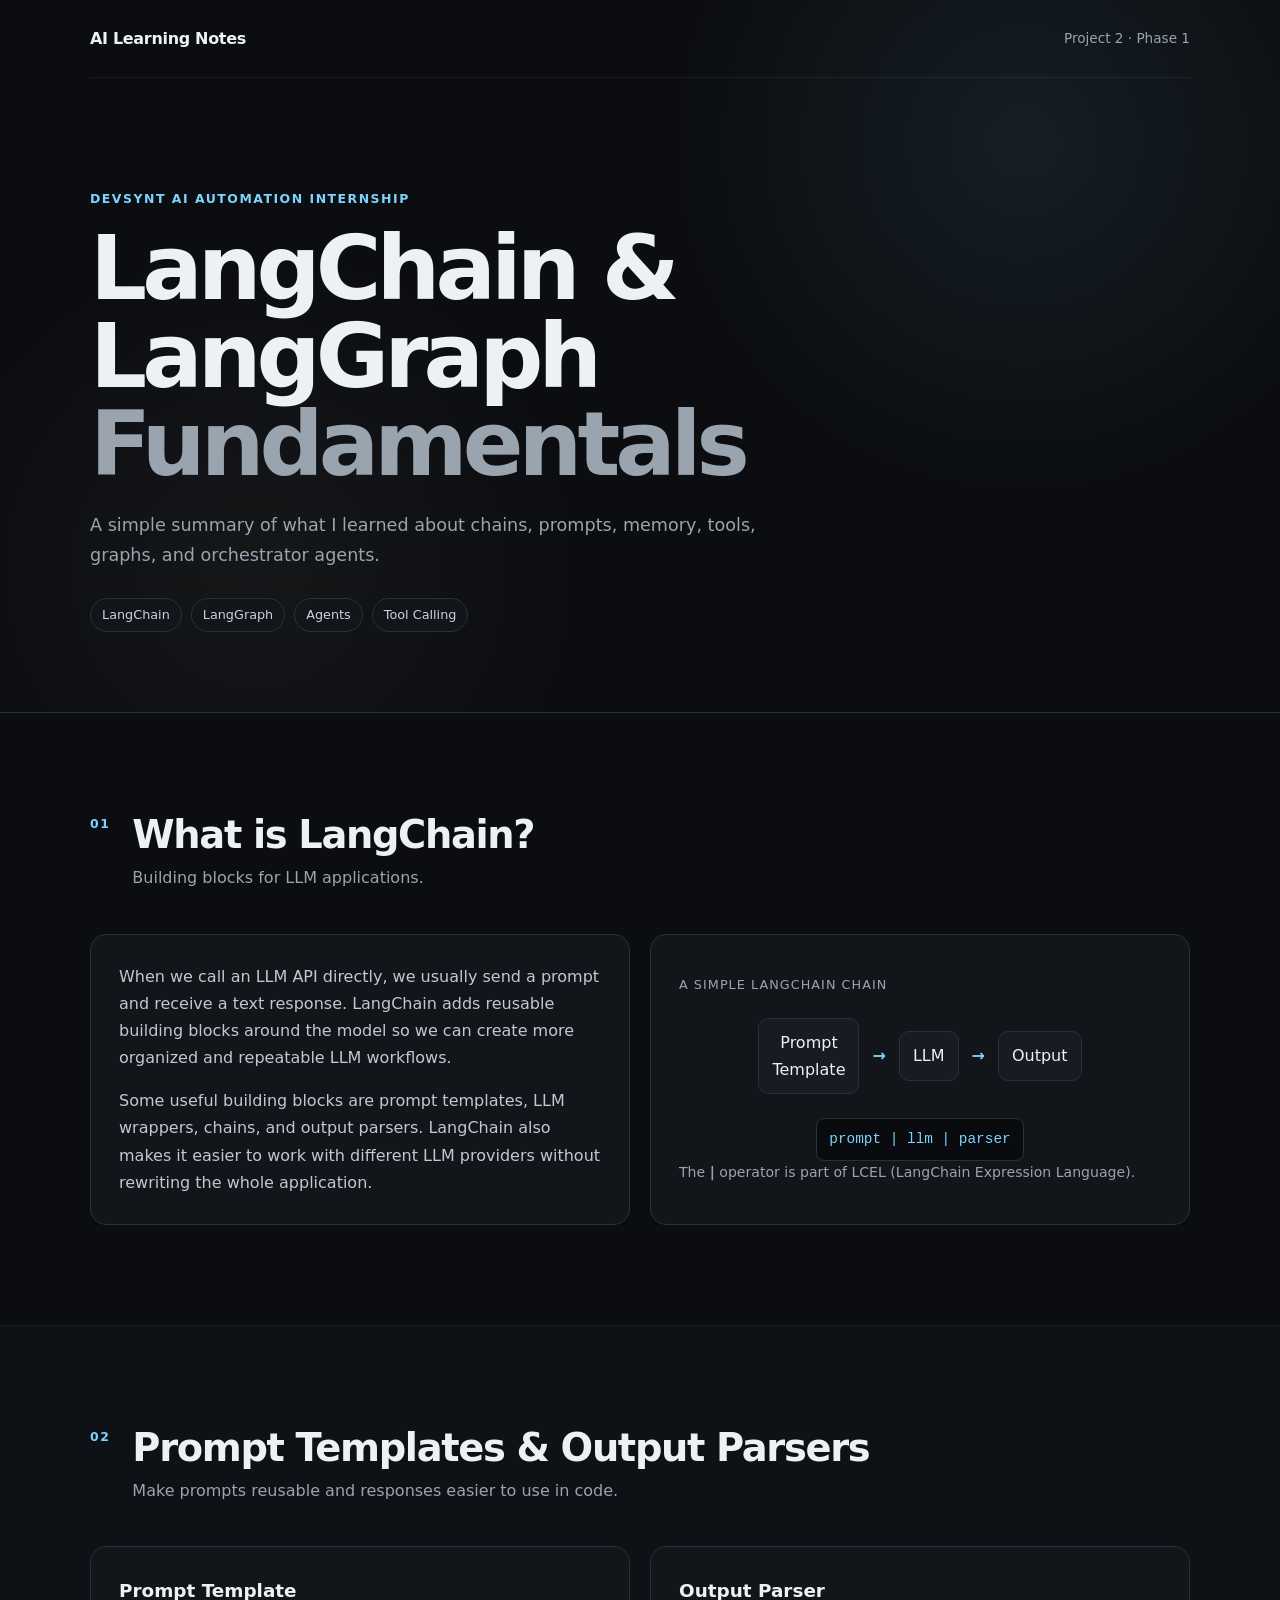
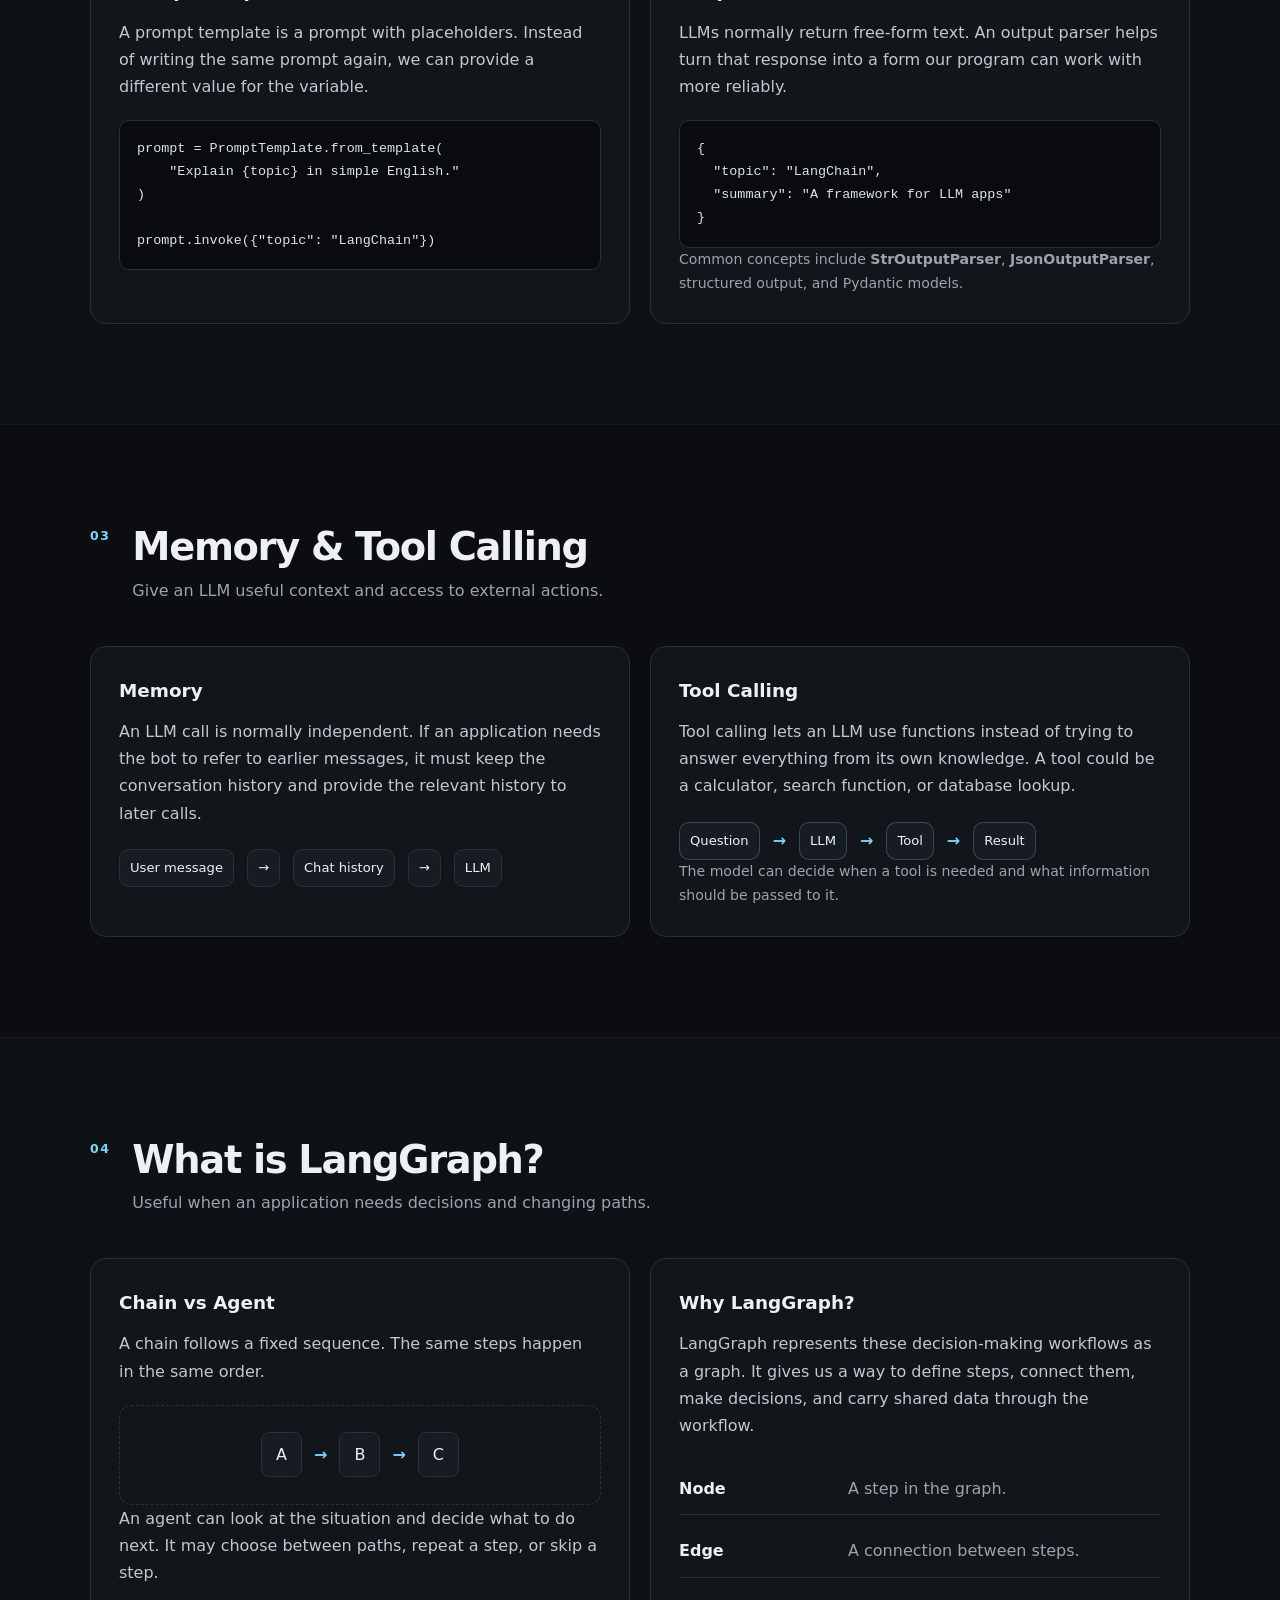
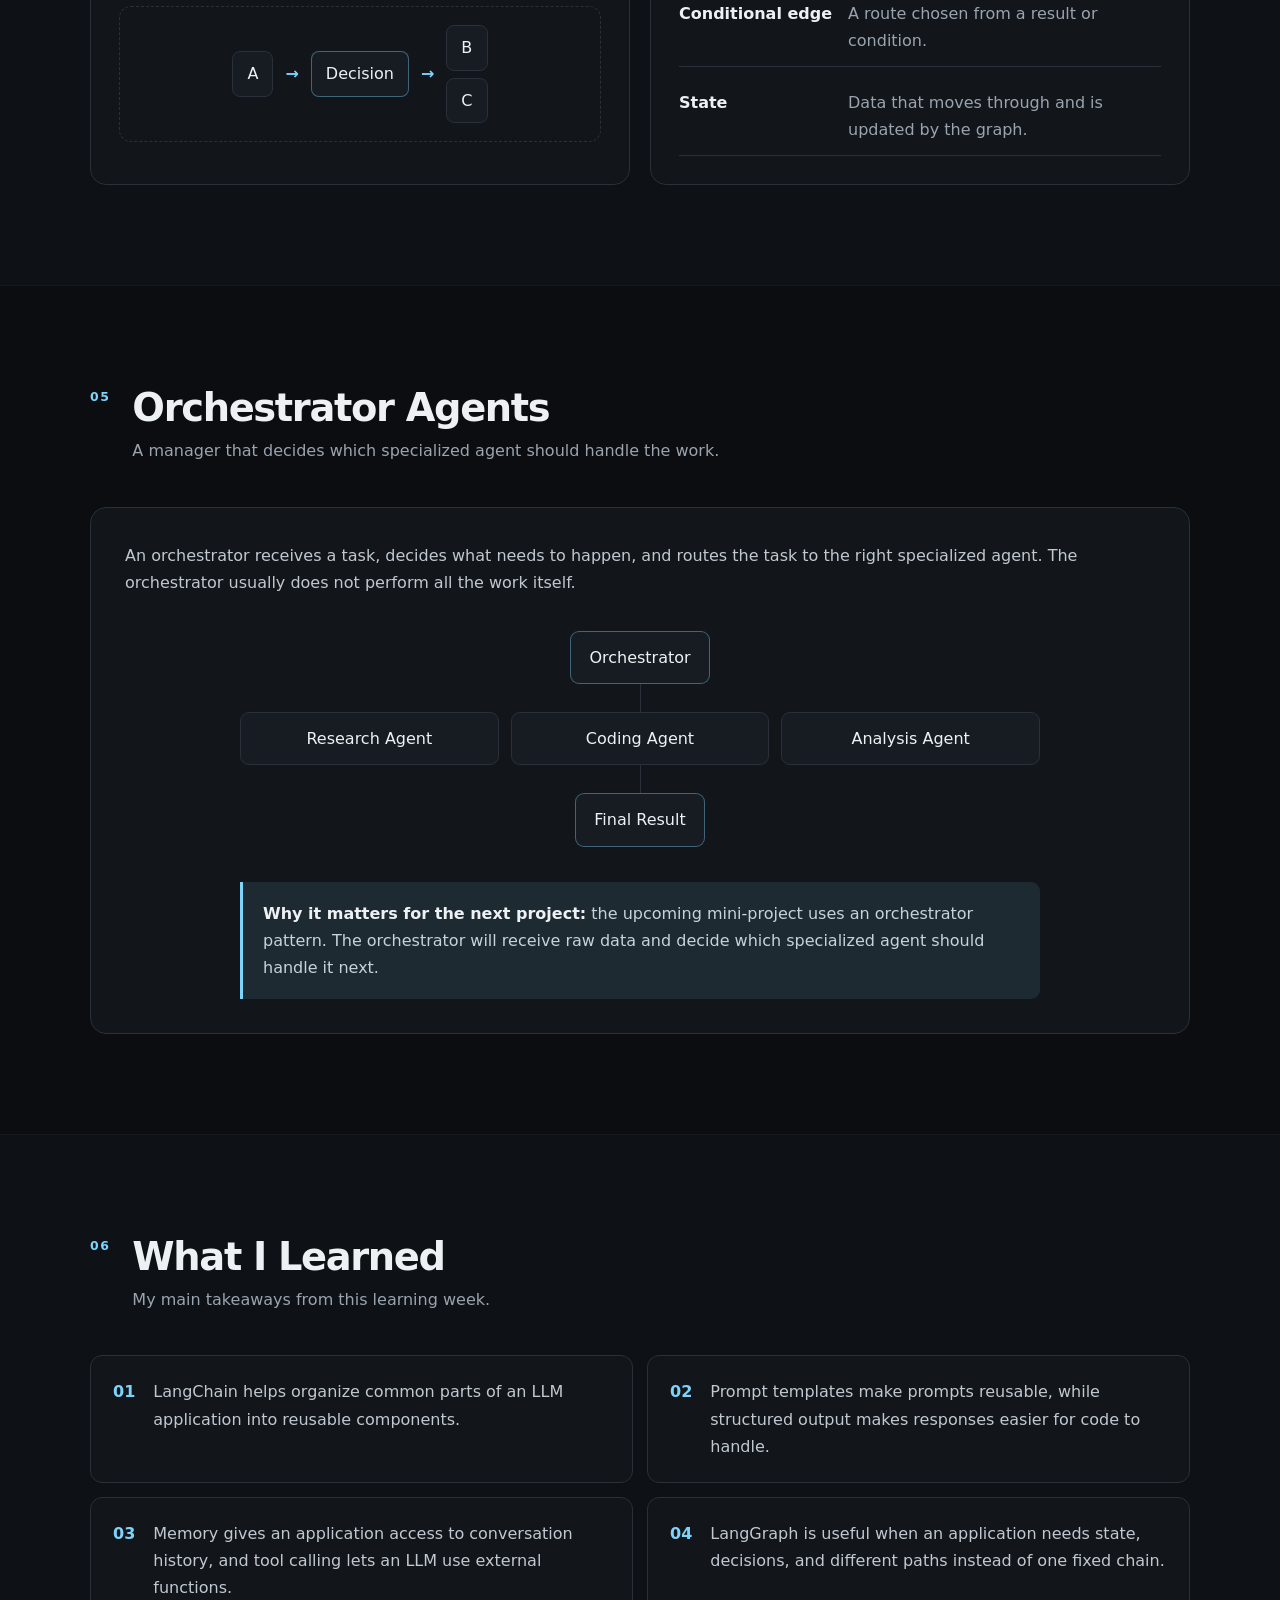
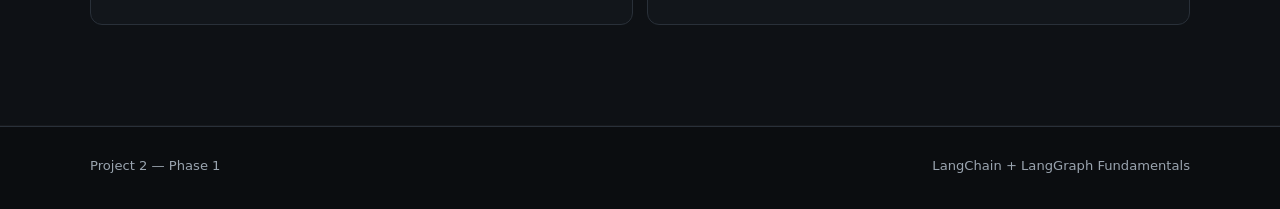
<file: project2_phase1/index.html>
<!DOCTYPE html>
<html lang="en">
<head>
    <meta charset="UTF-8">
    <meta name="viewport" content="width=device-width, initial-scale=1.0">
    <title>LangChain & LangGraph Fundamentals</title>
    <link rel="stylesheet" href="style.css">
</head>
<body>
    <header class="hero">
        <nav class="nav container">
            <div class="logo">AI Learning Notes</div>
            <span class="week">Project 2 · Phase 1</span>
        </nav>

        <div class="hero-content container">
            <p class="eyebrow">DevSynt AI Automation Internship</p>
            <h1>LangChain &amp; LangGraph<br><span>Fundamentals</span></h1>
            <p class="intro">
                A simple summary of what I learned about chains, prompts, memory,
                tools, graphs, and orchestrator agents.
            </p>
            <div class="tags">
                <span>LangChain</span>
                <span>LangGraph</span>
                <span>Agents</span>
                <span>Tool Calling</span>
            </div>
        </div>
    </header>

    <main>
        <section class="section container">
            <div class="section-heading">
                <span class="number">01</span>
                <div>
                    <h2>What is LangChain?</h2>
                    <p>Building blocks for LLM applications.</p>
                </div>
            </div>

            <div class="two-column">
                <div class="card">
                    <p>
                        When we call an LLM API directly, we usually send a prompt
                        and receive a text response. LangChain adds reusable
                        building blocks around the model so we can create more
                        organized and repeatable LLM workflows.
                    </p>
                    <p>
                        Some useful building blocks are prompt templates, LLM
                        wrappers, chains, and output parsers. LangChain also makes
                        it easier to work with different LLM providers without
                        rewriting the whole application.
                    </p>
                </div>

                <div class="flow-card">
                    <div class="flow-label">A simple LangChain chain</div>
                    <div class="flow">
                        <div>Prompt<br>Template</div>
                        <b>→</b>
                        <div>LLM</div>
                        <b>→</b>
                        <div>Output</div>
                    </div>
                    <code>prompt | llm | parser</code>
                    <p class="small">
                        The <strong>|</strong> operator is part of LCEL
                        (LangChain Expression Language).
                    </p>
                </div>
            </div>
        </section>

        <section class="section section-alt">
            <div class="container">
                <div class="section-heading">
                    <span class="number">02</span>
                    <div>
                        <h2>Prompt Templates &amp; Output Parsers</h2>
                        <p>Make prompts reusable and responses easier to use in code.</p>
                    </div>
                </div>

                <div class="cards">
                    <article class="card">
                        <h3>Prompt Template</h3>
                        <p>
                            A prompt template is a prompt with placeholders.
                            Instead of writing the same prompt again, we can
                            provide a different value for the variable.
                        </p>
                        <pre><code>prompt = PromptTemplate.from_template(
    "Explain {topic} in simple English."
)

prompt.invoke({"topic": "LangChain"})</code></pre>
                    </article>

                    <article class="card">
                        <h3>Output Parser</h3>
                        <p>
                            LLMs normally return free-form text. An output parser
                            helps turn that response into a form our program can
                            work with more reliably.
                        </p>
                        <pre><code>{
  "topic": "LangChain",
  "summary": "A framework for LLM apps"
}</code></pre>
                        <p class="small">
                            Common concepts include <strong>StrOutputParser</strong>,
                            <strong>JsonOutputParser</strong>, structured output,
                            and Pydantic models.
                        </p>
                    </article>
                </div>
            </div>
        </section>

        <section class="section container">
            <div class="section-heading">
                <span class="number">03</span>
                <div>
                    <h2>Memory &amp; Tool Calling</h2>
                    <p>Give an LLM useful context and access to external actions.</p>
                </div>
            </div>

            <div class="cards">
                <article class="card">
                    <h3>Memory</h3>
                    <p>
                        An LLM call is normally independent. If an application
                        needs the bot to refer to earlier messages, it must keep
                        the conversation history and provide the relevant history
                        to later calls.
                    </p>
                    <div class="mini-flow">
                        <span>User message</span>
                        <span>→</span>
                        <span>Chat history</span>
                        <span>→</span>
                        <span>LLM</span>
                    </div>
                </article>

                <article class="card">
                    <h3>Tool Calling</h3>
                    <p>
                        Tool calling lets an LLM use functions instead of trying
                        to answer everything from its own knowledge. A tool could
                        be a calculator, search function, or database lookup.
                    </p>
                    <div class="tool-flow">
                        <span>Question</span>
                        <b>→</b>
                        <span>LLM</span>
                        <b>→</b>
                        <span>Tool</span>
                        <b>→</b>
                        <span>Result</span>
                    </div>
                    <p class="small">
                        The model can decide when a tool is needed and what
                        information should be passed to it.
                    </p>
                </article>
            </div>
        </section>

        <section class="section section-alt">
            <div class="container">
                <div class="section-heading">
                    <span class="number">04</span>
                    <div>
                        <h2>What is LangGraph?</h2>
                        <p>Useful when an application needs decisions and changing paths.</p>
                    </div>
                </div>

                <div class="two-column">
                    <div class="card">
                        <h3>Chain vs Agent</h3>
                        <p>
                            A chain follows a fixed sequence. The same steps happen
                            in the same order.
                        </p>
                        <div class="diagram simple">
                            <span>A</span><b>→</b><span>B</span><b>→</b><span>C</span>
                        </div>

                        <p>
                            An agent can look at the situation and decide what to
                            do next. It may choose between paths, repeat a step,
                            or skip a step.
                        </p>
                        <div class="diagram">
                            <span>A</span><b>→</b><span class="decision">Decision</span>
                            <b>→</b>
                            <div class="branches">
                                <span>B</span>
                                <span>C</span>
                            </div>
                        </div>
                    </div>

                    <div class="card">
                        <h3>Why LangGraph?</h3>
                        <p>
                            LangGraph represents these decision-making workflows
                            as a graph. It gives us a way to define steps, connect
                            them, make decisions, and carry shared data through
                            the workflow.
                        </p>
                        <div class="concept-list">
                            <div><strong>Node</strong><span>A step in the graph.</span></div>
                            <div><strong>Edge</strong><span>A connection between steps.</span></div>
                            <div><strong>Conditional edge</strong><span>A route chosen from a result or condition.</span></div>
                            <div><strong>State</strong><span>Data that moves through and is updated by the graph.</span></div>
                        </div>
                    </div>
                </div>
            </div>
        </section>

        <section class="section container">
            <div class="section-heading">
                <span class="number">05</span>
                <div>
                    <h2>Orchestrator Agents</h2>
                    <p>A manager that decides which specialized agent should handle the work.</p>
                </div>
            </div>

            <div class="card orchestrator">
                <p>
                    An orchestrator receives a task, decides what needs to happen,
                    and routes the task to the right specialized agent. The
                    orchestrator usually does not perform all the work itself.
                </p>

                <div class="orchestration-diagram">
                    <div class="node main-node">Orchestrator</div>
                    <div class="line"></div>
                    <div class="agent-row">
                        <div class="node">Research Agent</div>
                        <div class="node">Coding Agent</div>
                        <div class="node">Analysis Agent</div>
                    </div>
                    <div class="down-line"></div>
                    <div class="node result-node">Final Result</div>
                </div>

                <div class="note">
                    <strong>Why it matters for the next project:</strong>
                    the upcoming mini-project uses an orchestrator pattern.
                    The orchestrator will receive raw data and decide which
                    specialized agent should handle it next.
                </div>
            </div>
        </section>

        <section class="section section-alt">
            <div class="container">
                <div class="section-heading">
                    <span class="number">06</span>
                    <div>
                        <h2>What I Learned</h2>
                        <p>My main takeaways from this learning week.</p>
                    </div>
                </div>

                <div class="learning-grid">
                    <div class="learning-item">
                        <span>01</span>
                        <p>LangChain helps organize common parts of an LLM application into reusable components.</p>
                    </div>
                    <div class="learning-item">
                        <span>02</span>
                        <p>Prompt templates make prompts reusable, while structured output makes responses easier for code to handle.</p>
                    </div>
                    <div class="learning-item">
                        <span>03</span>
                        <p>Memory gives an application access to conversation history, and tool calling lets an LLM use external functions.</p>
                    </div>
                    <div class="learning-item">
                        <span>04</span>
                        <p>LangGraph is useful when an application needs state, decisions, and different paths instead of one fixed chain.</p>
                    </div>
                </div>
            </div>
        </section>
    </main>

    <footer class="footer">
        <div class="container">
            <span>Project 2 — Phase 1</span>
            <span>LangChain + LangGraph Fundamentals</span>
        </div>
    </footer>
</body>
</html>
</file>
<file: project2_phase1/style.css>
* {
    box-sizing: border-box;
    margin: 0;
    padding: 0;
}

:root {
    --bg: #0b0d10;
    --surface: #12161b;
    --surface-2: #171c22;
    --border: #293039;
    --text: #eef1f4;
    --muted: #9aa4af;
    --accent: #7dd3fc;
    --accent-soft: rgba(125, 211, 252, 0.10);
    --max-width: 1100px;
}

html {
    scroll-behavior: smooth;
}

body {
    background: var(--bg);
    color: var(--text);
    font-family: Inter, ui-sans-serif, system-ui, -apple-system, BlinkMacSystemFont, "Segoe UI", sans-serif;
    line-height: 1.7;
}

.container {
    width: min(var(--max-width), calc(100% - 40px));
    margin: 0 auto;
}

.hero {
    min-height: 570px;
    border-bottom: 1px solid var(--border);
    background:
        radial-gradient(circle at 80% 20%, rgba(125, 211, 252, 0.09), transparent 30%),
        radial-gradient(circle at 20% 80%, rgba(255, 255, 255, 0.04), transparent 28%),
        var(--bg);
}

.nav {
    height: 78px;
    display: flex;
    align-items: center;
    justify-content: space-between;
    border-bottom: 1px solid rgba(255, 255, 255, 0.06);
}

.logo {
    font-weight: 650;
    letter-spacing: -0.02em;
}

.week {
    color: var(--muted);
    font-size: 0.85rem;
}

.hero-content {
    padding: 110px 0 80px;
}

.eyebrow,
.number {
    color: var(--accent);
    font-size: 0.78rem;
    font-weight: 700;
    letter-spacing: 0.12em;
    text-transform: uppercase;
}

h1 {
    max-width: 850px;
    margin: 16px 0 22px;
    font-size: clamp(3rem, 7vw, 5.8rem);
    line-height: 0.98;
    letter-spacing: -0.055em;
}

h1 span {
    color: var(--muted);
}

.intro {
    max-width: 680px;
    color: var(--muted);
    font-size: 1.1rem;
}

.tags {
    display: flex;
    flex-wrap: wrap;
    gap: 9px;
    margin-top: 28px;
}

.tags span {
    border: 1px solid var(--border);
    background: var(--surface);
    color: #cbd3da;
    padding: 5px 11px;
    border-radius: 999px;
    font-size: 0.8rem;
}

.section {
    padding: 100px 0;
}

.section-alt {
    background: #0e1115;
    border-top: 1px solid rgba(255, 255, 255, 0.035);
    border-bottom: 1px solid rgba(255, 255, 255, 0.035);
}

.section-heading {
    display: flex;
    gap: 22px;
    align-items: flex-start;
    margin-bottom: 42px;
}

.section-heading h2 {
    font-size: clamp(1.8rem, 3vw, 2.7rem);
    line-height: 1.15;
    letter-spacing: -0.035em;
}

.section-heading p {
    color: var(--muted);
    margin-top: 7px;
}

.two-column,
.cards {
    display: grid;
    grid-template-columns: repeat(2, minmax(0, 1fr));
    gap: 20px;
}

.card,
.flow-card {
    background: var(--surface);
    border: 1px solid var(--border);
    border-radius: 16px;
    padding: 28px;
}

.card h3 {
    font-size: 1.15rem;
    margin-bottom: 12px;
}

.card p {
    color: #c0c8d0;
}

.card p + p {
    margin-top: 16px;
}

.flow-card {
    display: flex;
    flex-direction: column;
    justify-content: center;
    min-height: 260px;
}

.flow-label {
    color: var(--muted);
    font-size: 0.8rem;
    margin-bottom: 22px;
    text-transform: uppercase;
    letter-spacing: 0.08em;
}

.flow,
.tool-flow,
.mini-flow {
    display: flex;
    align-items: center;
    justify-content: center;
    gap: 13px;
    flex-wrap: wrap;
}

.flow div,
.mini-flow span,
.tool-flow span {
    background: var(--surface-2);
    border: 1px solid var(--border);
    border-radius: 10px;
    padding: 10px 13px;
    text-align: center;
}

.flow b,
.tool-flow b {
    color: var(--accent);
}

.flow-card code {
    display: block;
    width: fit-content;
    margin: 24px auto 0;
    padding: 8px 12px;
    background: #090b0e;
    border: 1px solid var(--border);
    border-radius: 8px;
    color: var(--accent);
    font-size: 0.9rem;
}

.small {
    color: var(--muted) !important;
    font-size: 0.88rem;
}

pre {
    overflow-x: auto;
    margin-top: 20px;
    padding: 17px;
    border-radius: 10px;
    background: #090b0e;
    border: 1px solid var(--border);
}

pre code {
    color: #dce4ea;
    font-family: "SFMono-Regular", Consolas, "Liberation Mono", monospace;
    font-size: 0.84rem;
}

.mini-flow,
.tool-flow {
    justify-content: flex-start;
    margin-top: 22px;
}

.mini-flow span,
.tool-flow span {
    font-size: 0.82rem;
    padding: 7px 10px;
}

.tool-flow span:nth-child(odd) {
    border-color: rgba(125, 211, 252, 0.25);
}

.diagram {
    margin-top: 20px;
    min-height: 100px;
    padding: 18px;
    border: 1px dashed var(--border);
    border-radius: 12px;
    display: flex;
    align-items: center;
    justify-content: center;
    gap: 12px;
}

.diagram span {
    background: var(--surface-2);
    border: 1px solid var(--border);
    padding: 8px 14px;
    border-radius: 8px;
}

.diagram b {
    color: var(--accent);
}

.diagram .decision {
    border-color: rgba(125, 211, 252, 0.4);
}

.branches {
    display: flex;
    flex-direction: column;
    gap: 7px;
}

.concept-list {
    margin-top: 24px;
    display: grid;
    gap: 10px;
}

.concept-list div {
    display: grid;
    grid-template-columns: 155px 1fr;
    gap: 14px;
    padding: 12px 0;
    border-bottom: 1px solid var(--border);
}

.concept-list strong {
    color: var(--text);
}

.concept-list span {
    color: var(--muted);
}

.orchestrator {
    padding: 34px;
}

.orchestration-diagram {
    margin: 35px auto;
    max-width: 800px;
    text-align: center;
}

.node {
    padding: 12px 18px;
    background: var(--surface-2);
    border: 1px solid var(--border);
    border-radius: 9px;
}

.main-node,
.result-node {
    display: inline-block;
    border-color: rgba(125, 211, 252, 0.4);
}

.line {
    width: 1px;
    height: 28px;
    background: var(--border);
    margin: 0 auto;
}

.agent-row {
    display: grid;
    grid-template-columns: repeat(3, 1fr);
    gap: 12px;
}

.down-line {
    width: 1px;
    height: 28px;
    background: var(--border);
    margin: 0 auto;
}

.note {
    max-width: 800px;
    margin: 0 auto;
    padding: 18px 20px;
    border-left: 3px solid var(--accent);
    background: var(--accent-soft);
    color: #c9d2da;
    border-radius: 0 9px 9px 0;
}

.note strong {
    color: var(--text);
}

.learning-grid {
    display: grid;
    grid-template-columns: repeat(2, 1fr);
    gap: 14px;
}

.learning-item {
    display: flex;
    gap: 18px;
    padding: 22px;
    background: var(--surface);
    border: 1px solid var(--border);
    border-radius: 12px;
}

.learning-item span {
    color: var(--accent);
    font-weight: 700;
}

.learning-item p {
    color: #c0c8d0;
}

.footer {
    padding: 28px 0;
    border-top: 1px solid var(--border);
    color: var(--muted);
    font-size: 0.82rem;
}

.footer .container {
    display: flex;
    justify-content: space-between;
    gap: 20px;
}

@media (max-width: 760px) {
    .container {
        width: min(100% - 28px, var(--max-width));
    }

    .nav {
        height: 65px;
    }

    .week {
        display: none;
    }

    .hero-content {
        padding: 80px 0 65px;
    }

    .hero {
        min-height: auto;
    }

    .section {
        padding: 70px 0;
    }

    .section-heading {
        gap: 14px;
    }

    .two-column,
    .cards,
    .learning-grid {
        grid-template-columns: 1fr;
    }

    .agent-row {
        grid-template-columns: 1fr;
    }

    .orchestration-diagram {
        max-width: 430px;
    }

    .concept-list div {
        grid-template-columns: 1fr;
        gap: 2px;
    }

    .footer .container {
        flex-direction: column;
    }
}
</file>
